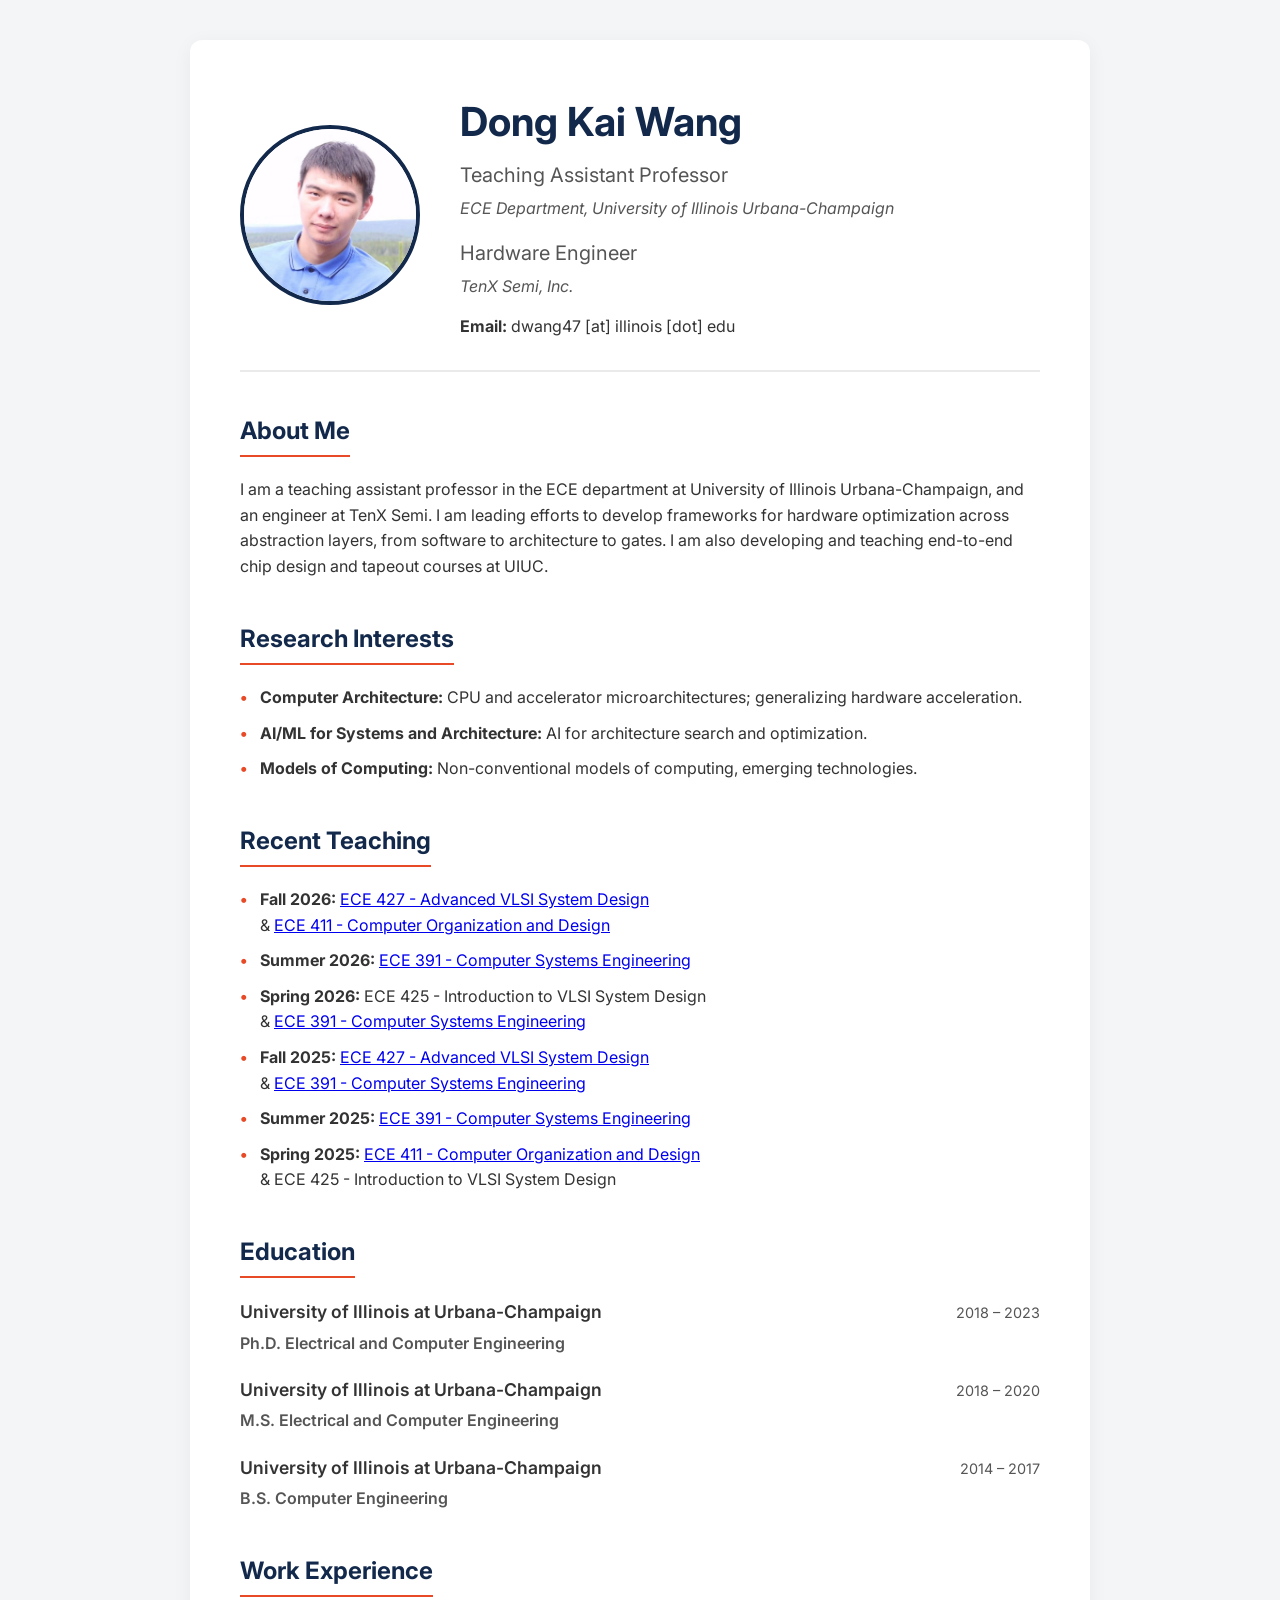
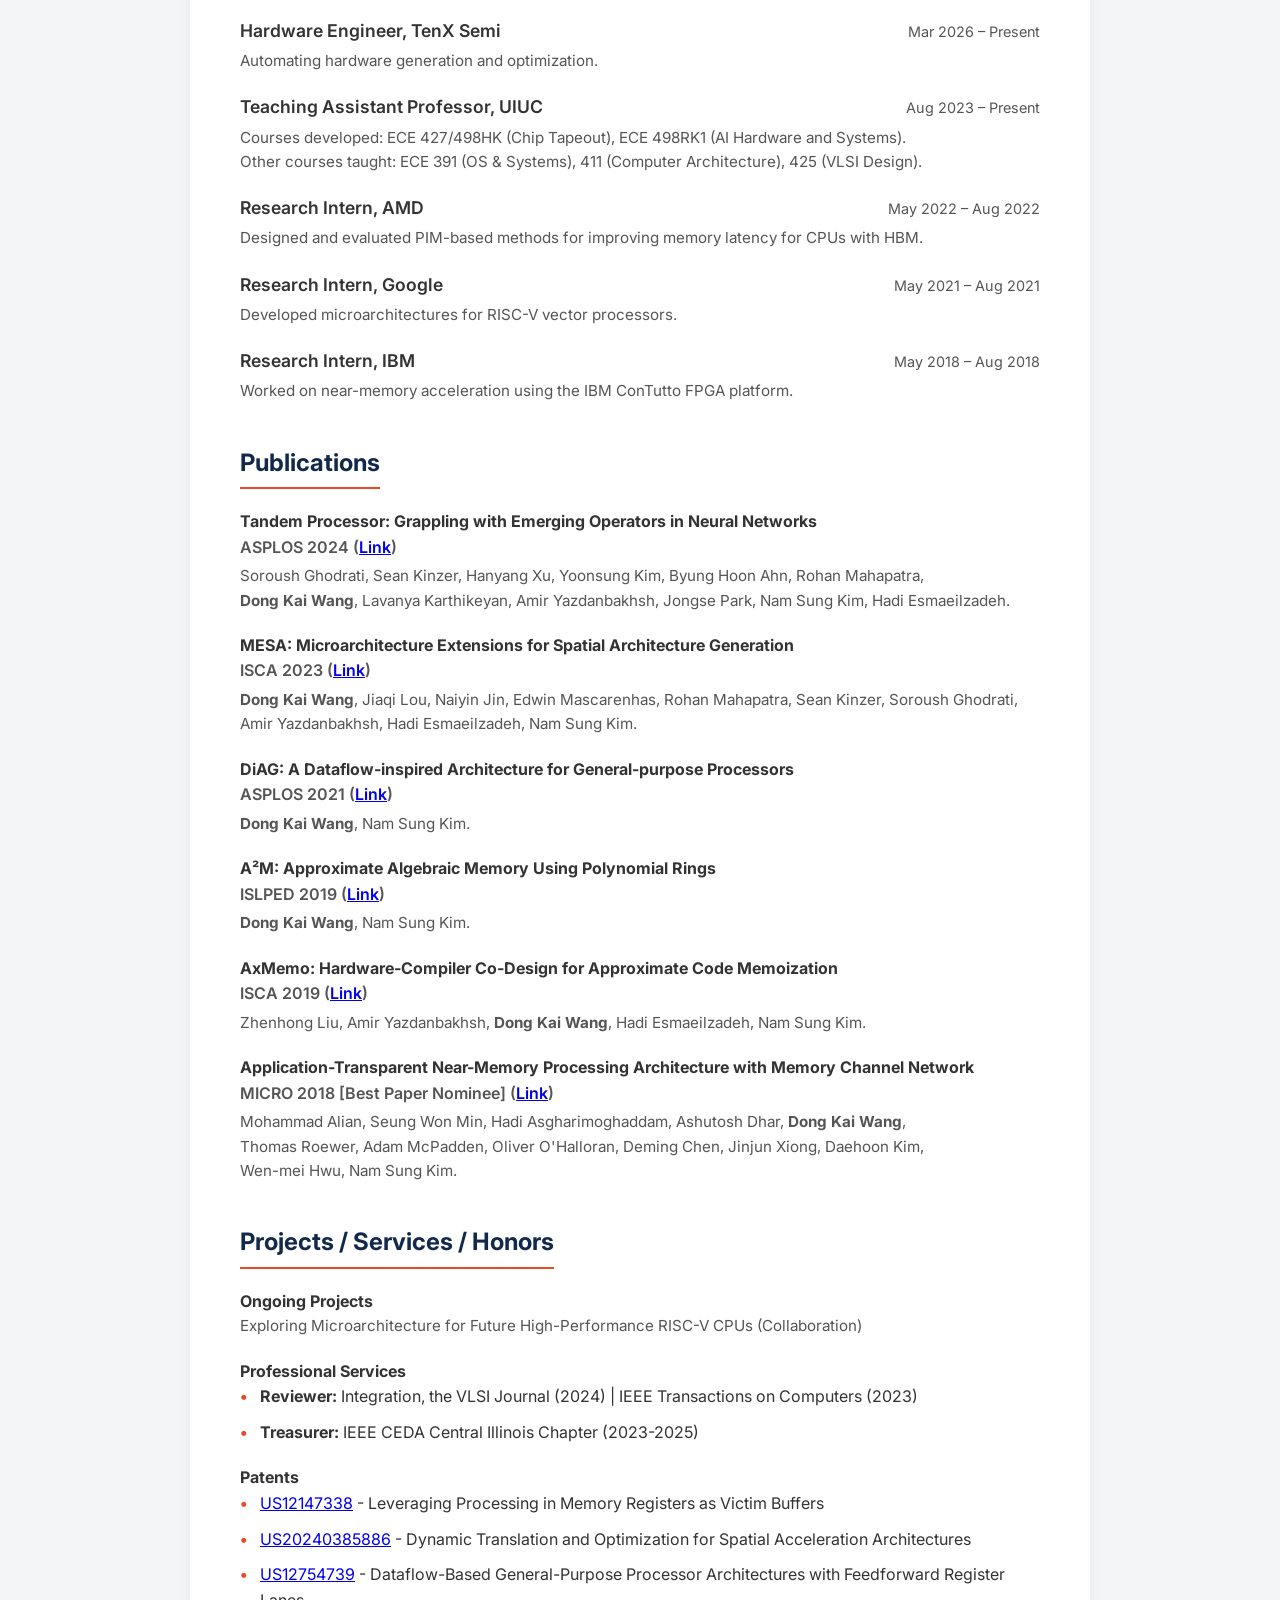
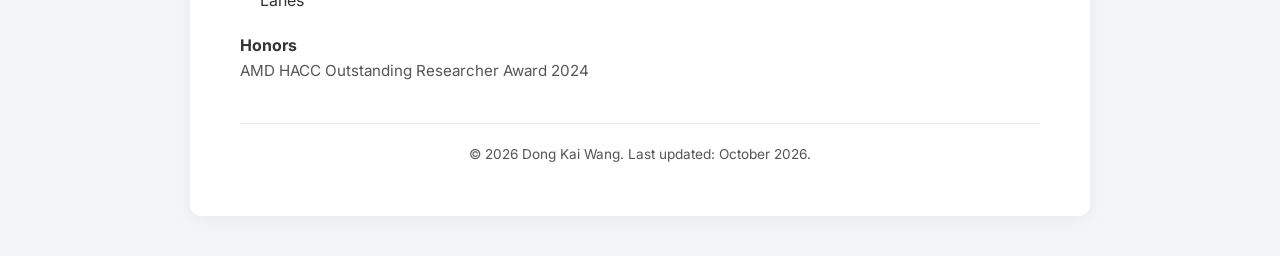
<file: index.html>
<!DOCTYPE html>
<html lang="en">
<head>
    <meta charset="UTF-8">
    <meta name="viewport" content="width=device-width, initial-scale=1.0">
    <meta name="description" content="Dong Kai Wang">
    <title>Dong Kai Wang</title>
    <link rel="stylesheet" href="style.css">
    <link href="https://fonts.googleapis.com/css2?family=Inter:wght@300;400;600;700&display=swap" rel="stylesheet">
</head>
<body>

<div class="container">
    <header class="profile-header">
        <img src="headshot.jpg" alt="Dong Kai Wang" class="profile-img">
        <div class="profile-info">
            <h1>Dong Kai Wang</h1>
            <h2>Teaching Assistant Professor</h2>
            <p class="department">ECE Department, University of Illinois Urbana-Champaign</p>
            <h2>Hardware Engineer</h2>
            <p class="department">TenX Semi, Inc.</p>
            <p class="contact"><strong>Email:</strong> dwang47 [at] illinois [dot] edu</p>
        </div>
    </header>

    <main>
        <section id="about">
            <h3 class="section-title">About Me</h3>
            <p>I am a teaching assistant professor in the ECE department at University of Illinois Urbana-Champaign, and an engineer at TenX Semi. I am leading efforts to develop frameworks for hardware optimization across abstraction layers, from software to architecture to gates. I am also developing and teaching end-to-end chip design and tapeout courses at UIUC.</p>
        </section>

        <section id="research-interests">
            <h3 class="section-title">Research Interests</h3>
            <ul class="clean-list">
                <li><strong>Computer Architecture:</strong> CPU and accelerator microarchitectures; generalizing hardware acceleration.</li>
                <li><strong>AI/ML for Systems and Architecture:</strong> AI for architecture search and optimization.</li>
                <li><strong>Models of Computing:</strong> Non-conventional models of computing, emerging technologies.</li>
            </ul>
        </section>

        <section id="teaching">
            <h3 class="section-title">Recent Teaching</h3>
            <ul class="clean-list">
                <li><strong>Fall 2026:</strong> <a href="https://courses.grainger.illinois.edu/ece427/fa2026/">ECE 427 - Advanced VLSI System Design</a> <br>& <a href="https://courses.grainger.illinois.edu/ece411/fa2026/">ECE 411 - Computer Organization and Design</a></li>
                <li><strong>Summer 2026:</strong> <a href="https://courses.grainger.illinois.edu/ece391/su2026/">ECE 391 - Computer Systems Engineering</a></li>
                <li><strong>Spring 2026:</strong> ECE 425 - Introduction to VLSI System Design <br>& <a href="https://courses.grainger.illinois.edu/ece391/sp2026/">ECE 391 - Computer Systems Engineering</a></li>
                <li><strong>Fall 2025:</strong> <a href="https://courses.grainger.illinois.edu/ece427/fa2025/">ECE 427 - Advanced VLSI System Design</a> <br>& <a href="https://courses.grainger.illinois.edu/ece391/fa2025/">ECE 391 - Computer Systems Engineering</a></li>
                <li><strong>Summer 2025:</strong> <a href="https://courses.grainger.illinois.edu/ece391/su2025/">ECE 391 - Computer Systems Engineering</a></li>
                <li><strong>Spring 2025:</strong> <a href="https://courses.grainger.illinois.edu/ece411/sp2025/course.html">ECE 411 - Computer Organization and Design</a> <br>& ECE 425 - Introduction to VLSI System Design</li>
            </ul>
        </section>

        <section id="education">
            <h3 class="section-title">Education</h3>
            <div class="item">
                <div class="item-header">
                    <h4>University of Illinois at Urbana-Champaign</h4>
                    <span class="item-date">2018 &ndash; 2023</span>
                </div>
                <p class="item-sub">Ph.D. Electrical and Computer Engineering</p>
            </div>
            <div class="item">
                <div class="item-header">
                    <h4>University of Illinois at Urbana-Champaign</h4>
                    <span class="item-date">2018 &ndash; 2020</span>
                </div>
                <p class="item-sub">M.S. Electrical and Computer Engineering</p>
            </div>
            <div class="item">
                <div class="item-header">
                    <h4>University of Illinois at Urbana-Champaign</h4>
                    <span class="item-date">2014 &ndash; 2017</span>
                </div>
                <p class="item-sub">B.S. Computer Engineering</p>
            </div>
        </section>

        <section id="experience">
            <h3 class="section-title">Work Experience</h3>
            <div class="item">
                <div class="item-header">
                    <h4>Hardware Engineer, TenX Semi</h4>
                    <span class="item-date">Mar 2026 &ndash; Present</span>
                </div>
                <p class="item-desc">Automating hardware generation and optimization.</p>
            </div>
            <div class="item">
                <div class="item-header">
                    <h4>Teaching Assistant Professor, UIUC</h4>
                    <span class="item-date">Aug 2023 &ndash; Present</span>
                </div>
                <p class="item-desc">Courses developed: ECE 427/498HK (Chip Tapeout), ECE 498RK1 (AI Hardware and Systems).</p>
                <p class="item-desc">Other courses taught: ECE 391 (OS & Systems), 411 (Computer Architecture), 425 (VLSI Design).</p>
            </div>
            <div class="item">
                <div class="item-header">
                    <h4>Research Intern, AMD</h4>
                    <span class="item-date">May 2022 &ndash; Aug 2022</span>
                </div>
                <p class="item-desc">Designed and evaluated PIM-based methods for improving memory latency for CPUs with HBM.</p>
            </div>
            <div class="item">
                <div class="item-header">
                    <h4>Research Intern, Google</h4>
                    <span class="item-date">May 2021 &ndash; Aug 2021</span>
                </div>
                <p class="item-desc">Developed microarchitectures for RISC-V vector processors.</p>
            </div>
            <div class="item">
                <div class="item-header">
                    <h4>Research Intern, IBM</h4>
                    <span class="item-date">May 2018 &ndash; Aug 2018</span>
                </div>
                <p class="item-desc">Worked on near-memory acceleration using the IBM ConTutto FPGA platform.</p>
            </div>
        </section>

        <section id="publications">
            <h3 class="section-title">Publications</h3>
            <div class="item">
                <h4>Tandem Processor: Grappling with Emerging Operators in Neural Networks</h4>
                <p class="item-sub">ASPLOS 2024 (<a href="https://dl.acm.org/doi/10.1145/3620665.3640365">Link</a>)</p>
                <p class="item-desc">Soroush Ghodrati, Sean Kinzer, Hanyang Xu, Yoonsung Kim, Byung Hoon Ahn, Rohan Mahapatra, <br> <strong>Dong Kai Wang</strong>, Lavanya Karthikeyan, Amir Yazdanbakhsh, Jongse Park, Nam Sung Kim, Hadi Esmaeilzadeh.</p>
            </div>
            <div class="item">
                <h4>MESA: Microarchitecture Extensions for Spatial Architecture Generation</h4>
                <p class="item-sub">ISCA 2023 (<a href="https://dl.acm.org/doi/abs/10.1145/3579371.3589084">Link</a>)</p>
                <p class="item-desc"><strong>Dong Kai Wang</strong>, Jiaqi Lou, Naiyin Jin, Edwin Mascarenhas, Rohan Mahapatra, Sean Kinzer, Soroush Ghodrati, Amir Yazdanbakhsh, Hadi Esmaeilzadeh, Nam Sung Kim.</p>
            </div>
            <div class="item">
                <h4>DiAG: A Dataflow-inspired Architecture for General-purpose Processors</h4>
                <p class="item-sub">ASPLOS 2021 (<a href="https://dl.acm.org/doi/10.1145/3445814.3446703">Link</a>)</p>
                <p class="item-desc"><strong>Dong Kai Wang</strong>, Nam Sung Kim.</p>
            </div>
             <div class="item">
                <h4>A²M: Approximate Algebraic Memory Using Polynomial Rings</h4>
                <p class="item-sub">ISLPED 2019 (<a href="https://ieeexplore.ieee.org/document/8824846">Link</a>)</p>
                <p class="item-desc"><strong>Dong Kai Wang</strong>, Nam Sung Kim.</p>
            </div>
             <div class="item">
                <h4>AxMemo: Hardware-Compiler Co-Design for Approximate Code Memoization</h4>
                <p class="item-sub">ISCA 2019 (<a href="https://ieeexplore.ieee.org/document/8980340">Link</a>)</p>
                <p class="item-desc">Zhenhong Liu, Amir Yazdanbakhsh, <strong>Dong Kai Wang</strong>, Hadi Esmaeilzadeh, Nam Sung Kim.</p>
            </div>
             <div class="item">
                <h4>Application-Transparent Near-Memory Processing Architecture with Memory Channel Network</h4>
                <p class="item-sub">MICRO 2018 [Best Paper Nominee] (<a href="https://ieeexplore.ieee.org/document/8574587">Link</a>)</p>
                <p class="item-desc">Mohammad Alian, Seung Won Min, Hadi Asgharimoghaddam, Ashutosh Dhar, <strong>Dong Kai Wang</strong>, <br> Thomas Roewer, Adam McPadden, Oliver O'Halloran, Deming Chen, Jinjun Xiong, Daehoon Kim, <br> Wen-mei Hwu, Nam Sung Kim.</p>
            </div>
        </section>

        <section id="misc">
            <h3 class="section-title">Projects / Services / Honors</h3>
            <div class="item">
                <h4>Ongoing Projects</h4>
                <p class="item-desc">Exploring Microarchitecture for Future High-Performance RISC-V CPUs (Collaboration)</p>
            </div>
            <div class="item">
                <h4>Professional Services</h4>
                <ul class="clean-list">
                    <li><strong>Reviewer:</strong> Integration, the VLSI Journal (2024) | IEEE Transactions on Computers (2023)</li>
                    <li><strong>Treasurer:</strong> IEEE CEDA Central Illinois Chapter (2023-2025)</li>
                </ul>
            </div>
            <div class="item">
                <h4>Patents</h4>
                <ul class="clean-list">
                    <li><a href="https://patents.google.com/patent/US12147338B2">US12147338</a> - Leveraging Processing in Memory Registers as Victim Buffers</li>
                    <li><a href="https://patents.google.com/patent/US20240385886A1/en">US20240385886</a> - Dynamic Translation and Optimization for Spatial Acceleration Architectures</li>
                    <li><a href="https://patents.google.com/patent/US20230333852A1/en">US12754739</a> - Dataflow-Based General-Purpose Processor Architectures with Feedforward Register Lanes</li>
                </ul>
            </div>
            <div class="item">
                <h4>Honors</h4>
                <p class="item-desc">AMD HACC Outstanding Researcher Award 2024</p>
            </div>
        </section>
    </main>

    <footer class="site-footer">
        <p>&copy; 2026 Dong Kai Wang. Last updated: October 2026.</p>
    </footer>
</div>

</body>
</html>
</file>
<file: style.css>
/* style.css - Modernized Academic Profile */

:root {
    /* UIUC Brand Colors */
    --uiuc-blue: #13294B;
    --uiuc-orange: #E84A27;
    
    --text-main: #333333;
    --text-muted: #555555;
    --bg-page: #F4F5F7;
    --bg-container: #FFFFFF;
    --border-light: #EAEAEA;
}

* {
    box-sizing: border-box;
    margin: 0;
    padding: 0;
}

body {
    font-family: 'Inter', -apple-system, BlinkMacSystemFont, "Segoe UI", Roboto, sans-serif;
    color: var(--text-main);
    background-color: var(--bg-page);
    line-height: 1.6;
    font-size: 16px;
}

.container {
    max-width: 900px;
    margin: 40px auto;
    background-color: var(--bg-container);
    padding: 50px;
    border-radius: 12px;
    box-shadow: 0 4px 20px rgba(0, 0, 0, 0.05);
}

/* Header Styles */
.profile-header {
    display: flex;
    align-items: center;
    gap: 40px;
    margin-bottom: 40px;
    padding-bottom: 30px;
    border-bottom: 2px solid var(--border-light);
}

.profile-img {
    width: 180px;
    height: 180px;
    object-fit: cover;
    border-radius: 50%;
    border: 4px solid var(--uiuc-blue);
}

.profile-info h1 {
    font-size: 2.5rem;
    color: var(--uiuc-blue);
    font-weight: 700;
    margin-bottom: 5px;
}

.profile-info h2 {
    font-size: 1.25rem;
    color: var(--text-muted);
    font-weight: 400;
    margin-bottom: 5px;
}

.department {
    font-style: italic;
    color: var(--text-muted);
    margin-bottom: 15px;
}

/* Section Styles */
section {
    margin-bottom: 40px;
}

.section-title {
    font-size: 1.5rem;
    color: var(--uiuc-blue);
    border-bottom: 2px solid var(--uiuc-orange);
    padding-bottom: 5px;
    margin-bottom: 20px;
    display: inline-block;
}

/* Item Styles (for education, experience, pubs) */
.item {
    margin-bottom: 20px;
}

.item-header {
    display: flex;
    justify-content: space-between;
    align-items: baseline;
    margin-bottom: 4px;
}

.item-header h4 {
    font-size: 1.1rem;
    font-weight: 600;
    color: var(--text-main);
}

.item-date {
    font-size: 0.9rem;
    color: var(--text-muted);
    white-space: nowrap;
}

.item-sub {
    font-weight: 600;
    color: var(--text-muted);
    margin-bottom: 4px;
}

.item-desc {
    color: var(--text-muted);
    font-size: 0.95rem;
}

/* Lists */
.clean-list {
    list-style-type: none;
}

.clean-list li {
    margin-bottom: 10px;
    position: relative;
    padding-left: 20px;
}

.clean-list li::before {
    content: "•";
    color: var(--uiuc-orange);
    font-weight: bold;
    position: absolute;
    left: 0;
}

/* Footer */
.site-footer {
    text-align: center;
    margin-top: 40px;
    padding-top: 20px;
    border-top: 1px solid var(--border-light);
    color: var(--text-muted);
    font-size: 0.85rem;
}

/* Responsive adjustments for mobile */
@media (max-width: 600px) {
    .container {
        margin: 20px;
        padding: 30px;
    }
    
    .profile-header {
        flex-direction: column;
        text-align: center;
        gap: 20px;
    }
    
    .item-header {
        flex-direction: column;
    }
}
</file>
